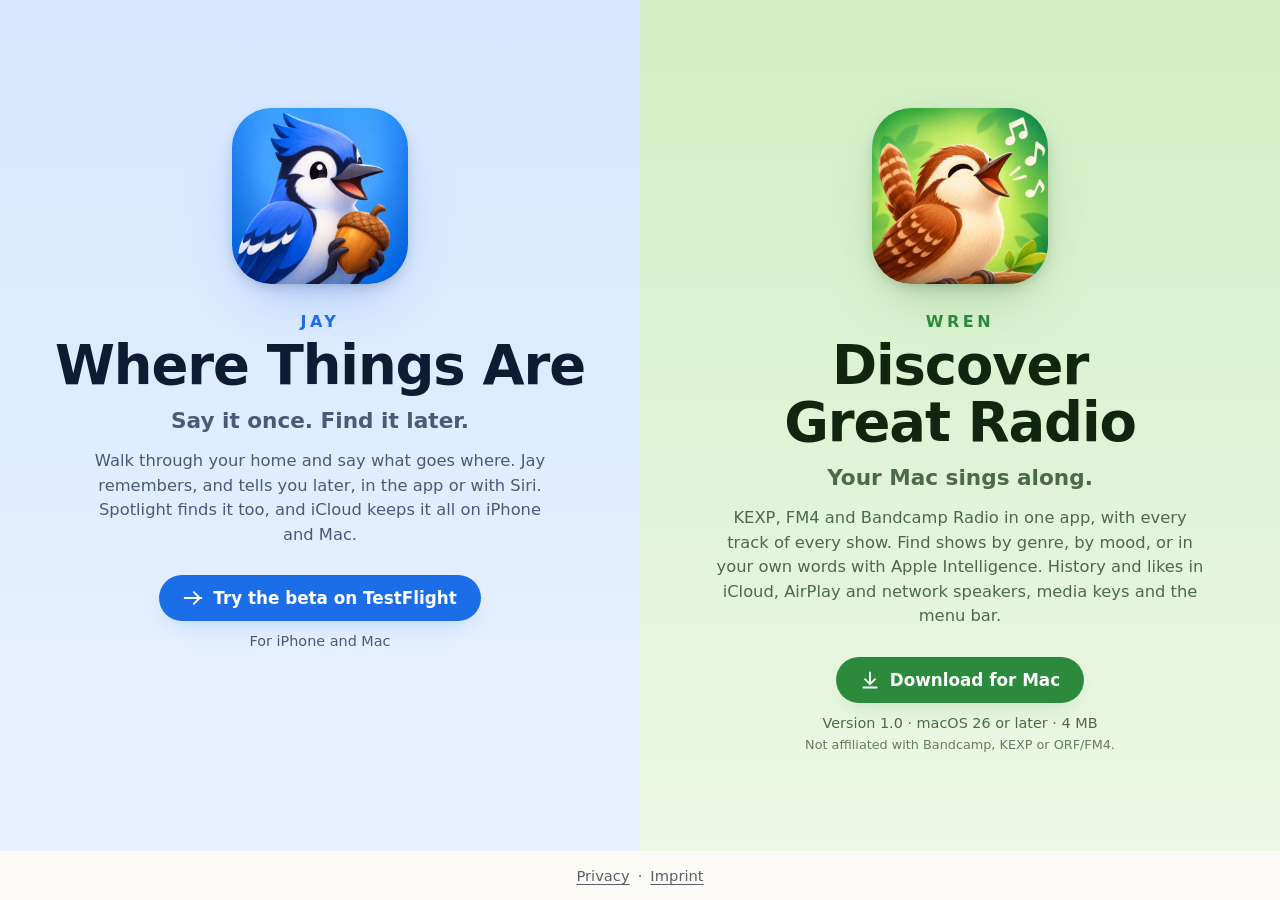
<file: index.html>
<!doctype html>
<html lang="en">
<head>
<meta charset="utf-8">
<meta name="viewport" content="width=device-width, initial-scale=1, viewport-fit=cover">
<title>Jay and Wren</title>
<meta name="description" content="Two small apps for iPhone and Mac. Jay remembers where your things are. Wren finds great radio, natively on your Mac.">
<meta name="theme-color" content="#EAF2FF" media="(prefers-color-scheme: light)">
<meta name="theme-color" content="#0B1730" media="(prefers-color-scheme: dark)">
<link rel="canonical" href="https://wherethingsare.at/">
<link rel="icon" type="image/png" sizes="32x32" href="/favicon-32.png">
<link rel="apple-touch-icon" href="/apple-touch-icon.png">
<link rel="manifest" href="/site.webmanifest">
<meta property="og:type" content="website">
<meta property="og:url" content="https://wherethingsare.at/">
<meta property="og:title" content="Jay and Wren">
<meta property="og:description" content="Jay remembers where your things are. Wren finds great radio, natively on your Mac.">
<meta property="og:image" content="https://wherethingsare.at/icon-512.png">
<meta name="twitter:card" content="summary">
<style>
  :root {
    color-scheme: light dark;
    --jay: #1C6EE8;
    --jay-ink: #0E1B33;
    --jay-soft: #4A5A78;
    --jay-top: #D6E7FF;
    --jay-low: #EAF2FF;
    --jay-glow: rgba(28, 110, 232, 0.30);
    --wren: #2C8A3C;
    --wren-ink: #12260F;
    --wren-soft: #4D6A47;
    --wren-top: #D2EEC4;
    --wren-low: #EDF8E6;
    --wren-glow: rgba(44, 138, 60, 0.30);
    --foot: #FBFAF7;
    --foot-ink: #5B5E66;
  }
  @media (prefers-color-scheme: dark) {
    :root {
      --jay: #6EA8FF;
      --jay-ink: #F2F6FF;
      --jay-soft: #A9B8D6;
      --jay-top: #0B1730;
      --jay-low: #0F2147;
      --jay-glow: rgba(60, 130, 255, 0.35);
      --wren: #7DD38B;
      --wren-ink: #F0FAEE;
      --wren-soft: #A7C3A1;
      --wren-top: #0C1D10;
      --wren-low: #12301A;
      --wren-glow: rgba(110, 210, 120, 0.30);
      --foot: #141414;
      --foot-ink: #A3A6AD;
    }
  }
  * { box-sizing: border-box; }
  html, body { margin: 0; min-height: 100%; }
  body {
    min-height: 100dvh;
    display: flex;
    flex-direction: column;
    font-family: ui-rounded, "SF Pro Rounded", "Nunito", system-ui, -apple-system, "Segoe UI", Roboto, sans-serif;
    -webkit-font-smoothing: antialiased;
    background: var(--foot);
  }
  .split {
    flex: 1;
    display: grid;
    grid-template-columns: 1fr 1fr;
  }
  @media (max-width: 780px) {
    .split { grid-template-columns: 1fr; }
    .split section { padding-top: max(44px, env(safe-area-inset-top)); padding-bottom: 48px; }
  }
  section {
    display: flex;
    flex-direction: column;
    align-items: center;
    justify-content: flex-start;
    text-align: center;
    /* From the top, so the birds sit level even when one title wraps. */
    padding: max(clamp(48px, 12vh, 132px), env(safe-area-inset-top)) 28px 56px;
  }
  .jay { --accent: var(--jay); --ink: var(--jay-ink); --soft: var(--jay-soft); --glow: var(--jay-glow);
         background: linear-gradient(180deg, var(--jay-top), var(--jay-low)); color: var(--jay-ink); }
  .wren { --accent: var(--wren); --ink: var(--wren-ink); --soft: var(--wren-soft); --glow: var(--wren-glow);
          background: linear-gradient(180deg, var(--wren-top), var(--wren-low)); color: var(--wren-ink); }
  .icon {
    width: clamp(120px, 26vw, 176px);
    height: auto;
    aspect-ratio: 1;
    border-radius: 22.5%;
    box-shadow: 0 24px 60px -18px var(--glow), 0 6px 18px -8px rgba(0, 0, 0, 0.35);
    animation: bob 5s ease-in-out infinite;
  }
  .wren .icon { animation-delay: -2.5s; }
  @keyframes bob {
    0%, 100% { transform: translateY(0) rotate(-1.5deg); }
    50% { transform: translateY(-10px) rotate(1.5deg); }
  }
  @media (prefers-reduced-motion: reduce) { .icon { animation: none; } }
  .name {
    margin: 28px 0 0;
    font-size: 1rem;
    font-weight: 700;
    letter-spacing: 0.22em;
    text-transform: uppercase;
    color: var(--accent);
  }
  h1 {
    margin: 6px 0 0;
    font-size: clamp(2.1rem, 5vw, 3.4rem);
    font-weight: 800;
    line-height: 1.05;
    letter-spacing: -0.02em;
    text-wrap: balance;
  }
  .slogan {
    margin: 14px 0 0;
    font-size: clamp(1.1rem, 2.4vw, 1.35rem);
    font-weight: 600;
    color: var(--soft);
    text-wrap: balance;
  }
  .about {
    margin: 16px 0 0;
    max-width: 30em;
    font-size: 1.02rem;
    line-height: 1.5;
    color: var(--soft);
    text-wrap: pretty;
  }
  .button {
    margin-top: 28px;
    display: inline-flex;
    align-items: center;
    gap: 10px;
    padding: 13px 24px;
    border-radius: 999px;
    background: var(--accent);
    color: #fff;
    font-size: 1.05rem;
    font-weight: 700;
    text-decoration: none;
    box-shadow: 0 10px 24px -12px var(--glow);
    transition: transform 0.15s ease;
  }
  @media (prefers-color-scheme: dark) { .button { color: #0B0F14; } }
  .button:hover { transform: translateY(-2px); }
  .button:focus-visible { outline: 3px solid var(--ink); outline-offset: 3px; }
  .button svg { width: 20px; height: 20px; }
  .note { margin: 12px 0 0; font-size: 0.9rem; color: var(--soft); }
  .fine { margin: 6px 0 0; font-size: 0.8rem; color: var(--soft); opacity: 0.85; }
  footer {
    padding: 16px 24px max(16px, env(safe-area-inset-bottom));
    text-align: center;
    font-size: 0.92rem;
    color: var(--foot-ink);
  }
  footer a { color: inherit; text-underline-offset: 3px; }
  footer span { margin: 0 8px; }
</style>
</head>
<body>
<main class="split">
  <section class="jay">
    <img class="icon" src="/icon-512.png" width="512" height="512" alt="Jay, a blue jay holding an acorn">
    <p class="name">Jay</p>
    <h1>Where Things Are</h1>
    <p class="slogan" data-de="Einmal sagen. Später finden.">Say it once. Find it later.</p>
    <p class="about" data-de="Geh durch die Wohnung und sag, was wo liegt. Jay merkt es sich und sagt es dir später, in der App oder mit Siri. Auch Spotlight findet es, und über iCloud ist alles auf iPhone und Mac.">Walk through your home and say what goes where. Jay remembers, and tells you later, in the app or with Siri. Spotlight finds it too, and iCloud keeps it all on iPhone and Mac.</p>
    <a class="button" href="https://testflight.apple.com/join/M3QuCw3m">
      <svg viewBox="0 0 24 24" fill="none" stroke="currentColor" stroke-width="2.2" stroke-linecap="round" stroke-linejoin="round" aria-hidden="true"><path d="M2 12h20M13 5l7 7-7 7"/></svg>
      <span data-de="Beta auf TestFlight testen">Try the beta on TestFlight</span>
    </a>
    <p class="note" data-de="Für iPhone und Mac">For iPhone and Mac</p>
  </section>

  <section class="wren">
    <img class="icon" src="/wren-512.png" width="512" height="512" alt="Wren, a singing wren on a branch">
    <p class="name">Wren</p>
    <h1 data-de="Radio entdecken">Discover Great Radio</h1>
    <p class="slogan" data-de="Dein Mac singt mit.">Your Mac sings along.</p>
    <p class="about" data-de="KEXP, FM4 und Bandcamp Radio in einer App, mit jedem Titel jeder Sendung. Finde Sendungen nach Genre, Stimmung oder in deinen eigenen Worten, mit Apple Intelligence. Verlauf und Favoriten über iCloud, AirPlay und Netzwerk-Lautsprecher, Medientasten und Menüleiste.">KEXP, FM4 and Bandcamp Radio in one app, with every track of every show. Find shows by genre, by mood, or in your own words with Apple Intelligence. History and likes in iCloud, AirPlay and network speakers, media keys and the menu bar.</p>
    <a class="button" href="/downloads/Wren-1.0.zip" download>
      <svg viewBox="0 0 24 24" fill="none" stroke="currentColor" stroke-width="2.2" stroke-linecap="round" stroke-linejoin="round" aria-hidden="true"><path d="M12 3v13M6 11l6 6 6-6M4 21h16"/></svg>
      <span data-de="Für den Mac laden">Download for Mac</span>
    </a>
    <p class="note" data-de="Version 1.0 · ab macOS 26 · 4 MB">Version 1.0 · macOS 26 or later · 4 MB</p>
    <p class="fine" data-de="Nicht verbunden mit Bandcamp, KEXP oder ORF/FM4.">Not affiliated with Bandcamp, KEXP or ORF/FM4.</p>
  </section>
</main>
<footer>
  <a href="/privacy.html" data-de="Datenschutz">Privacy</a><span aria-hidden="true">·</span><a href="/imprint.html" data-de="Impressum">Imprint</a>
</footer>
<script>
  // German visitors get the German lines; the names stay as they are.
  if ((navigator.language || "").toLowerCase().startsWith("de")) {
    document.documentElement.lang = "de";
    document.querySelectorAll("[data-de]").forEach(function (el) { el.textContent = el.dataset.de; });
  }
</script>
</body>
</html>
</file>
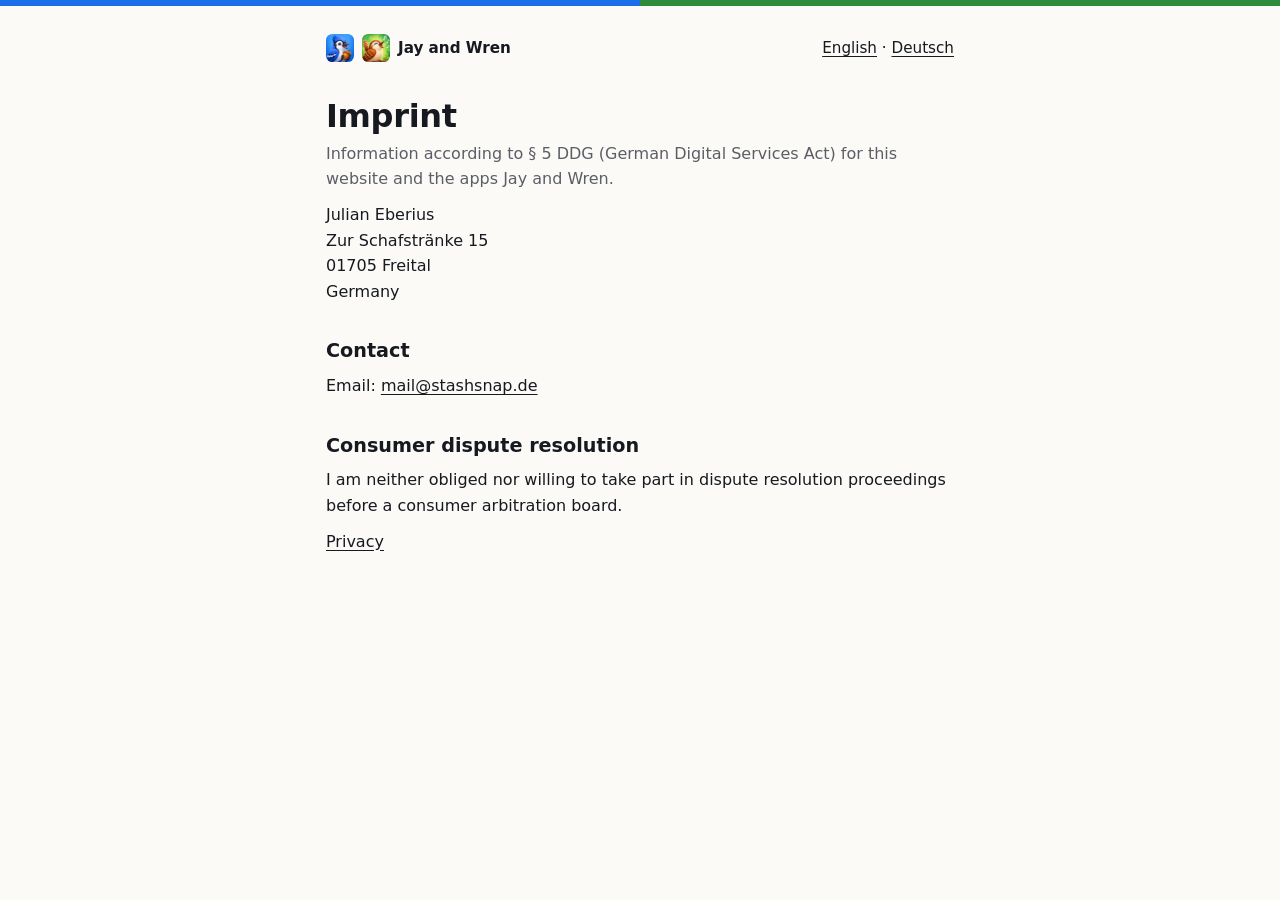
<file: imprint.html>
<!doctype html>
<html lang="en">
<head>
<meta charset="utf-8">
<meta name="viewport" content="width=device-width, initial-scale=1, viewport-fit=cover">
<title>Imprint · Jay and Wren</title>
<meta name="robots" content="noindex">
<link rel="icon" type="image/png" sizes="32x32" href="/favicon-32.png">
<link rel="stylesheet" href="/legal.css">
<script>
  // Shows one language: German for German browsers, or whichever was picked.
  document.documentElement.classList.add("js");
  if (location.hash === "#de" || (location.hash !== "#en" && (navigator.language || "").toLowerCase().startsWith("de"))) {
    document.documentElement.classList.add("de");
  }
</script>
</head>
<body>
<main>
  <nav>
    <a class="birds" href="/"><img src="/icon-512.png" alt=""><img src="/wren-512.png" alt="">Jay and Wren</a>
    <span><a href="#en" onclick="document.documentElement.classList.remove('de')">English</a> · <a href="#de" onclick="document.documentElement.classList.add('de')">Deutsch</a></span>
  </nav>

  <article lang="en">
    <h1>Imprint</h1>
    <p class="soft">Information according to § 5 DDG (German Digital Services Act) for this website and the apps Jay and Wren.</p>
    <address>
      Julian Eberius<br>
      Zur Schafstränke 15<br>
      01705 Freital<br>
      Germany
    </address>
    <h2>Contact</h2>
    <p>Email: <a href="mailto:mail@stashsnap.de">mail@stashsnap.de</a></p>
    <h2>Consumer dispute resolution</h2>
    <p>I am neither obliged nor willing to take part in dispute resolution proceedings before a consumer arbitration board.</p>
    <p><a href="/privacy.html#en">Privacy</a></p>
  </article>

  <article lang="de">
    <h1>Impressum</h1>
    <p class="soft">Angaben gemäß § 5 DDG für diese Website und die Apps Jay und Wren.</p>
    <address>
      Julian Eberius<br>
      Zur Schafstränke 15<br>
      01705 Freital<br>
      Deutschland
    </address>
    <h2>Kontakt</h2>
    <p>E-Mail: <a href="mailto:mail@stashsnap.de">mail@stashsnap.de</a></p>
    <h2>Verbraucherstreitbeilegung</h2>
    <p>Ich bin nicht bereit und nicht verpflichtet, an Streitbeilegungsverfahren vor einer Verbraucherschlichtungsstelle teilzunehmen.</p>
    <p><a href="/privacy.html#de">Datenschutz</a></p>
  </article>
</main>
</body>
</html>
</file>
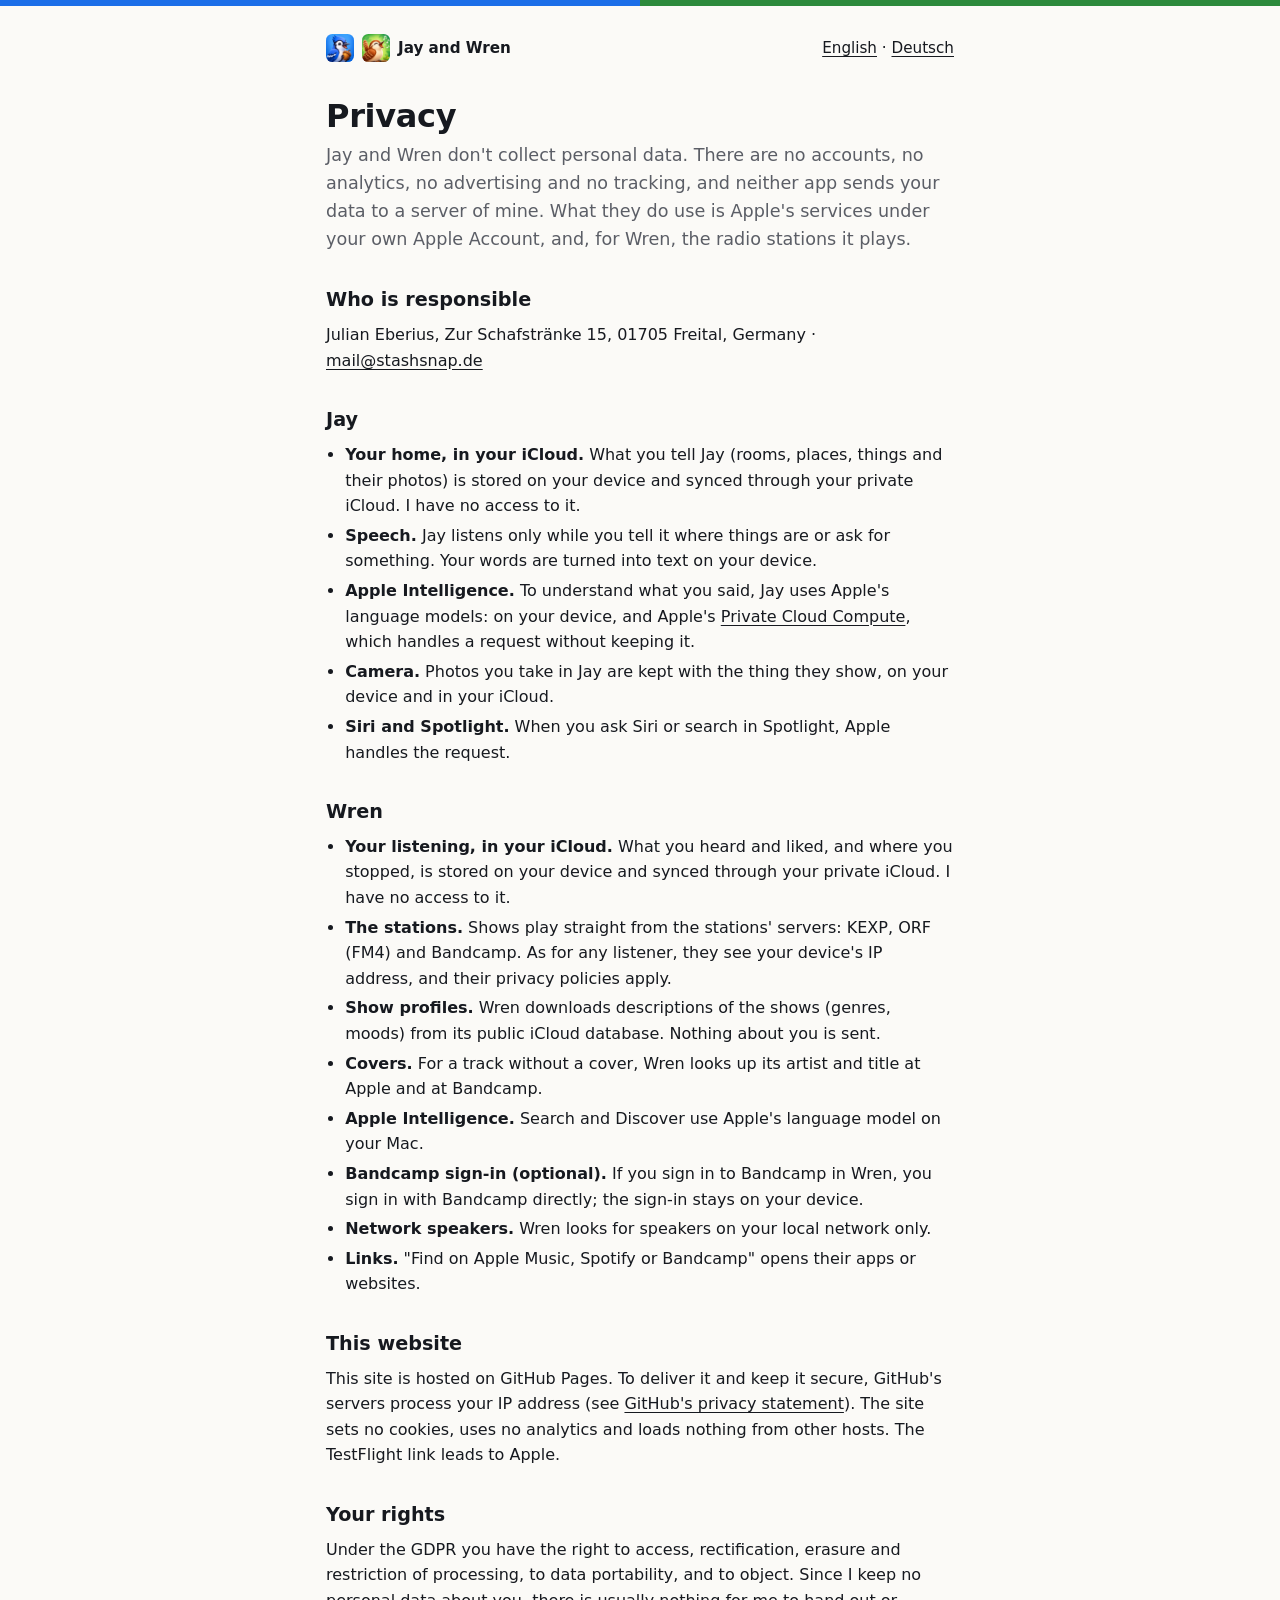
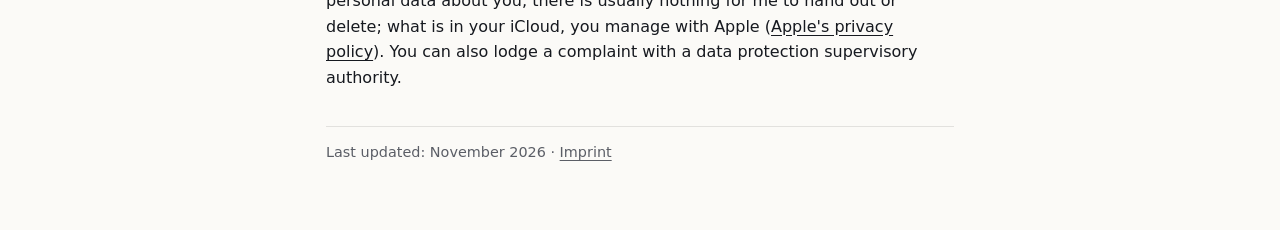
<file: privacy.html>
<!doctype html>
<html lang="en">
<head>
<meta charset="utf-8">
<meta name="viewport" content="width=device-width, initial-scale=1, viewport-fit=cover">
<title>Privacy · Jay and Wren</title>
<meta name="description" content="Jay and Wren collect no personal data. What they use: your iCloud, Apple Intelligence, and the radio stations Wren plays.">
<link rel="icon" type="image/png" sizes="32x32" href="/favicon-32.png">
<link rel="stylesheet" href="/legal.css">
<script>
  // Shows one language: German for German browsers, or whichever was picked.
  document.documentElement.classList.add("js");
  if (location.hash === "#de" || (location.hash !== "#en" && (navigator.language || "").toLowerCase().startsWith("de"))) {
    document.documentElement.classList.add("de");
  }
</script>
</head>
<body>
<main>
  <nav>
    <a class="birds" href="/"><img src="/icon-512.png" alt=""><img src="/wren-512.png" alt="">Jay and Wren</a>
    <span><a href="#en" onclick="document.documentElement.classList.remove('de')">English</a> · <a href="#de" onclick="document.documentElement.classList.add('de')">Deutsch</a></span>
  </nav>

  <article lang="en">
    <h1>Privacy</h1>
    <p class="lead">Jay and Wren don't collect personal data. There are no accounts, no analytics, no advertising and no tracking, and neither app sends your data to a server of mine. What they do use is Apple's services under your own Apple Account, and, for Wren, the radio stations it plays.</p>

    <h2>Who is responsible</h2>
    <address>Julian Eberius, Zur Schafstränke 15, 01705 Freital, Germany · <a href="mailto:mail@stashsnap.de">mail@stashsnap.de</a></address>

    <h2>Jay</h2>
    <ul>
      <li><strong>Your home, in your iCloud.</strong> What you tell Jay (rooms, places, things and their photos) is stored on your device and synced through your private iCloud. I have no access to it.</li>
      <li><strong>Speech.</strong> Jay listens only while you tell it where things are or ask for something. Your words are turned into text on your device.</li>
      <li><strong>Apple Intelligence.</strong> To understand what you said, Jay uses Apple's language models: on your device, and Apple's <a href="https://security.apple.com/blog/private-cloud-compute/">Private Cloud Compute</a>, which handles a request without keeping it.</li>
      <li><strong>Camera.</strong> Photos you take in Jay are kept with the thing they show, on your device and in your iCloud.</li>
      <li><strong>Siri and Spotlight.</strong> When you ask Siri or search in Spotlight, Apple handles the request.</li>
    </ul>

    <h2>Wren</h2>
    <ul>
      <li><strong>Your listening, in your iCloud.</strong> What you heard and liked, and where you stopped, is stored on your device and synced through your private iCloud. I have no access to it.</li>
      <li><strong>The stations.</strong> Shows play straight from the stations' servers: KEXP, ORF (FM4) and Bandcamp. As for any listener, they see your device's IP address, and their privacy policies apply.</li>
      <li><strong>Show profiles.</strong> Wren downloads descriptions of the shows (genres, moods) from its public iCloud database. Nothing about you is sent.</li>
      <li><strong>Covers.</strong> For a track without a cover, Wren looks up its artist and title at Apple and at Bandcamp.</li>
      <li><strong>Apple Intelligence.</strong> Search and Discover use Apple's language model on your Mac.</li>
      <li><strong>Bandcamp sign-in (optional).</strong> If you sign in to Bandcamp in Wren, you sign in with Bandcamp directly; the sign-in stays on your device.</li>
      <li><strong>Network speakers.</strong> Wren looks for speakers on your local network only.</li>
      <li><strong>Links.</strong> "Find on Apple Music, Spotify or Bandcamp" opens their apps or websites.</li>
    </ul>

    <h2>This website</h2>
    <p>This site is hosted on GitHub Pages. To deliver it and keep it secure, GitHub's servers process your IP address (see <a href="https://docs.github.com/en/site-policy/privacy-policies/github-general-privacy-statement">GitHub's privacy statement</a>). The site sets no cookies, uses no analytics and loads nothing from other hosts. The TestFlight link leads to Apple.</p>

    <h2>Your rights</h2>
    <p>Under the GDPR you have the right to access, rectification, erasure and restriction of processing, to data portability, and to object. Since I keep no personal data about you, there is usually nothing for me to hand out or delete; what is in your iCloud, you manage with Apple (<a href="https://www.apple.com/legal/privacy/">Apple's privacy policy</a>). You can also lodge a complaint with a data protection supervisory authority.</p>

    <p class="updated">Last updated: November 2026 · <a href="/imprint.html#en">Imprint</a></p>
  </article>

  <article lang="de">
    <h1>Datenschutz</h1>
    <p class="lead">Jay und Wren erheben keine personenbezogenen Daten. Es gibt keine Konten, keine Analyse, keine Werbung und kein Tracking, und keine der Apps schickt deine Daten an einen Server von mir. Was sie nutzen, sind Apples Dienste unter deinem eigenen Apple Account und, bei Wren, die Radiosender, die es abspielt.</p>

    <h2>Verantwortlich</h2>
    <address>Julian Eberius, Zur Schafstränke 15, 01705 Freital, Deutschland · <a href="mailto:mail@stashsnap.de">mail@stashsnap.de</a></address>

    <h2>Jay</h2>
    <ul>
      <li><strong>Deine Wohnung, in deiner iCloud.</strong> Was du Jay erzählst (Räume, Orte, Dinge und ihre Fotos), wird auf deinem Gerät gespeichert und über deine private iCloud abgeglichen. Ich habe darauf keinen Zugriff.</li>
      <li><strong>Sprache.</strong> Jay hört nur zu, während du erzählst, wo etwas ist, oder nach etwas fragst. Deine Worte werden auf deinem Gerät in Text umgewandelt.</li>
      <li><strong>Apple Intelligence.</strong> Um zu verstehen, was du gesagt hast, nutzt Jay Apples Sprachmodelle: auf deinem Gerät und Apples <a href="https://security.apple.com/blog/private-cloud-compute/">Private Cloud Compute</a>, das eine Anfrage bearbeitet, ohne sie zu speichern.</li>
      <li><strong>Kamera.</strong> Fotos, die du in Jay aufnimmst, liegen bei dem Ding, das sie zeigen, auf deinem Gerät und in deiner iCloud.</li>
      <li><strong>Siri und Spotlight.</strong> Wenn du Siri fragst oder in Spotlight suchst, bearbeitet Apple die Anfrage.</li>
    </ul>

    <h2>Wren</h2>
    <ul>
      <li><strong>Was du hörst, in deiner iCloud.</strong> Was du gehört und gemocht hast und wo du aufgehört hast, wird auf deinem Gerät gespeichert und über deine private iCloud abgeglichen. Ich habe darauf keinen Zugriff.</li>
      <li><strong>Die Sender.</strong> Sendungen laufen direkt von den Servern der Sender: KEXP, ORF (FM4) und Bandcamp. Wie bei allen Hörerinnen und Hörern sehen sie die IP-Adresse deines Geräts; es gelten ihre Datenschutzerklärungen.</li>
      <li><strong>Sendungsprofile.</strong> Wren lädt Beschreibungen der Sendungen (Genres, Stimmungen) aus seiner öffentlichen iCloud-Datenbank. Dabei wird nichts über dich gesendet.</li>
      <li><strong>Cover.</strong> Für einen Titel ohne Cover sucht Wren Künstler und Titel bei Apple und bei Bandcamp.</li>
      <li><strong>Apple Intelligence.</strong> Suche und Entdecken nutzen Apples Sprachmodell auf deinem Mac.</li>
      <li><strong>Bandcamp-Anmeldung (optional).</strong> Wenn du dich in Wren bei Bandcamp anmeldest, meldest du dich direkt bei Bandcamp an; die Anmeldung bleibt auf deinem Gerät.</li>
      <li><strong>Netzwerk-Lautsprecher.</strong> Wren sucht Lautsprecher nur in deinem lokalen Netzwerk.</li>
      <li><strong>Links.</strong> „Bei Apple Music, Spotify oder Bandcamp suchen“ öffnet deren Apps oder Websites.</li>
    </ul>

    <h2>Diese Website</h2>
    <p>Diese Website liegt bei GitHub Pages. Um sie auszuliefern und abzusichern, verarbeiten die Server von GitHub deine IP-Adresse (siehe <a href="https://docs.github.com/de/site-policy/privacy-policies/github-general-privacy-statement">GitHubs Datenschutzerklärung</a>). Die Seite setzt keine Cookies, nutzt keine Analyse und lädt nichts von anderen Servern. Der TestFlight-Link führt zu Apple.</p>

    <h2>Deine Rechte</h2>
    <p>Nach der DSGVO hast du das Recht auf Auskunft, Berichtigung, Löschung und Einschränkung der Verarbeitung, auf Datenübertragbarkeit und auf Widerspruch. Da ich keine personenbezogenen Daten über dich speichere, gibt es bei mir meist nichts herauszugeben oder zu löschen; was in deiner iCloud liegt, verwaltest du bei Apple (<a href="https://www.apple.com/de/legal/privacy/">Apples Datenschutzrichtlinie</a>). Du kannst dich außerdem bei einer Datenschutz-Aufsichtsbehörde beschweren.</p>

    <p class="updated">Stand: November 2026 · <a href="/imprint.html#de">Impressum</a></p>
  </article>
</main>
</body>
</html>
</file>
<file: legal.css>
:root {
  color-scheme: light dark;
  --ink: #16191F;
  --soft: #5B5E66;
  --bg: #FBFAF7;
  --line: rgba(0, 0, 0, 0.1);
  --jay: #1C6EE8;
  --wren: #2C8A3C;
}
@media (prefers-color-scheme: dark) {
  :root { --ink: #EDEEF0; --soft: #A3A6AD; --bg: #141414; --line: rgba(255, 255, 255, 0.12); --jay: #6EA8FF; --wren: #7DD38B; }
}
* { box-sizing: border-box; }
body {
  margin: 0;
  background: var(--bg);
  color: var(--ink);
  font: 1rem/1.6 ui-rounded, "SF Pro Rounded", "Nunito", system-ui, -apple-system, "Segoe UI", Roboto, sans-serif;
  -webkit-font-smoothing: antialiased;
}
/* A thin blue and green band, the home page's two halves. */
body::before {
  content: "";
  display: block;
  height: 6px;
  background: linear-gradient(90deg, var(--jay) 50%, var(--wren) 50%);
}
main { max-width: 42rem; margin: 0 auto; padding: 28px 22px 56px; }
nav { display: flex; justify-content: space-between; align-items: center; gap: 12px; font-size: 0.95rem; }
nav a, main a { color: inherit; text-underline-offset: 3px; }
.birds { display: inline-flex; align-items: center; gap: 8px; text-decoration: none; font-weight: 700; }
.birds img { width: 28px; height: 28px; border-radius: 22.5%; }
h1 { margin: 36px 0 6px; font-size: 2rem; line-height: 1.15; letter-spacing: -0.01em; }
h2 { margin: 32px 0 6px; font-size: 1.2rem; }
h3 { margin: 20px 0 4px; font-size: 1.02rem; }
p, ul { margin: 6px 0 10px; }
ul { padding-left: 1.2em; }
li { margin: 4px 0; }
.lead { font-size: 1.1rem; color: var(--soft); }
.soft, .updated { color: var(--soft); }
.updated { margin-top: 36px; font-size: 0.9rem; border-top: 1px solid var(--line); padding-top: 14px; }
address { font-style: normal; }
/* Both languages are on the page; the script shows one (without it, both show). */
.js [lang="de"]:not(html), .js.de [lang="en"]:not(html) { display: none; }
.js.de [lang="de"]:not(html) { display: block; }
</file>
